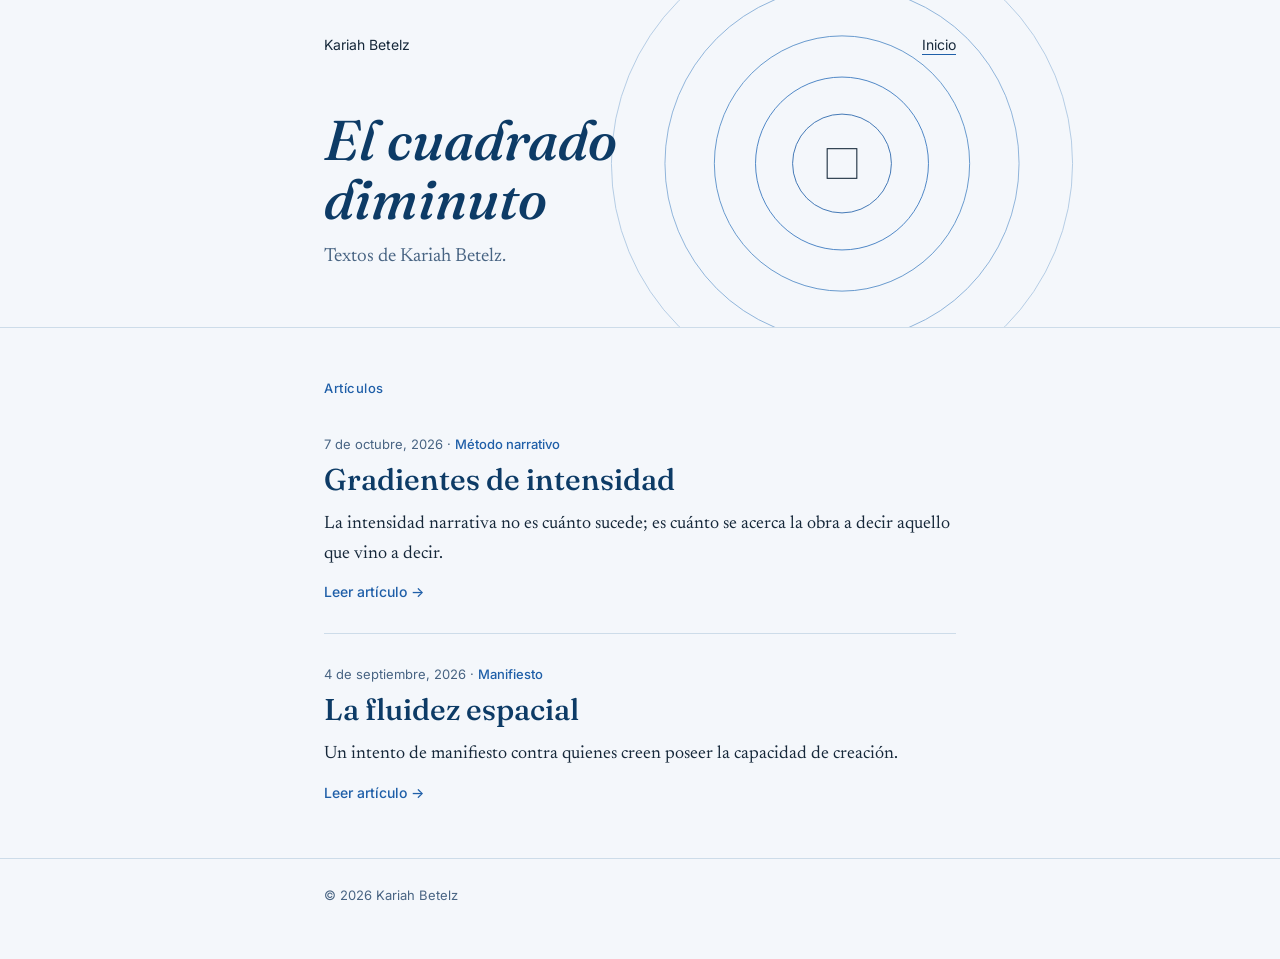
<file: index.html>
<!DOCTYPE html>
<html lang="es">
<head>
<meta charset="UTF-8">
<meta name="viewport" content="width=device-width, initial-scale=1.0">
<title>El cuadrado diminuto — Kariah Betelz</title>
<meta name="description" content="Textos de Kariah Betelz: manifiestos y método narrativo.">
<link rel="preconnect" href="https://fonts.googleapis.com">
<link rel="preconnect" href="https://fonts.gstatic.com" crossorigin>
<link href="https://fonts.googleapis.com/css2?family=Fraunces:ital,opsz,wght@0,9..144,500;0,9..144,600;1,9..144,500&family=Newsreader:ital,opsz,wght@0,6..72,400;0,6..72,700;1,6..72,400&family=Inter:wght@400;500&display=swap" rel="stylesheet">
<link rel="stylesheet" href="assets/style.css">
</head>
<body>
<a class="skip" href="#contenido">Saltar al contenido</a>

<header class="masthead">
  <div class="wrap">
    <div class="topbar"><span>Kariah Betelz</span><a href="index.html">Inicio</a></div>
    <h1 class="site-title">El cuadrado diminuto</h1>
    <p class="tagline">Textos de Kariah Betelz.</p>
  </div>
</header>

<main id="contenido" class="wrap">
  <h2 class="list-title">Artículos</h2>
  <ul class="entries">

    <!-- NUEVOS ARTÍCULOS: pega aquí arriba una nueva <li class="entry"> (la más reciente primero) -->

    <li class="entry">
      <p class="entry-meta"><time datetime="2026-10-07">7 de octubre, 2026</time> · <span class="tag">Método narrativo</span></p>
      <h2><a href="posts/gradientes-de-intensidad.html">Gradientes de intensidad</a></h2>
      <p class="excerpt">La intensidad narrativa no es cuánto sucede; es cuánto se acerca la obra a decir aquello que vino a decir.</p>
      <a class="more" href="posts/gradientes-de-intensidad.html">Leer artículo →</a>
    </li>

    <li class="entry">
      <p class="entry-meta"><time datetime="2026-09-04">4 de septiembre, 2026</time> · <span class="tag">Manifiesto</span></p>
      <h2><a href="posts/la-fluidez-espacial.html">La fluidez espacial</a></h2>
      <p class="excerpt">Un intento de manifiesto contra quienes creen poseer la capacidad de creación.</p>
      <a class="more" href="posts/la-fluidez-espacial.html">Leer artículo →</a>
    </li>

  </ul>
</main>

<footer><div class="wrap">© 2026 Kariah Betelz</div></footer>
</body>
</html>
</file>
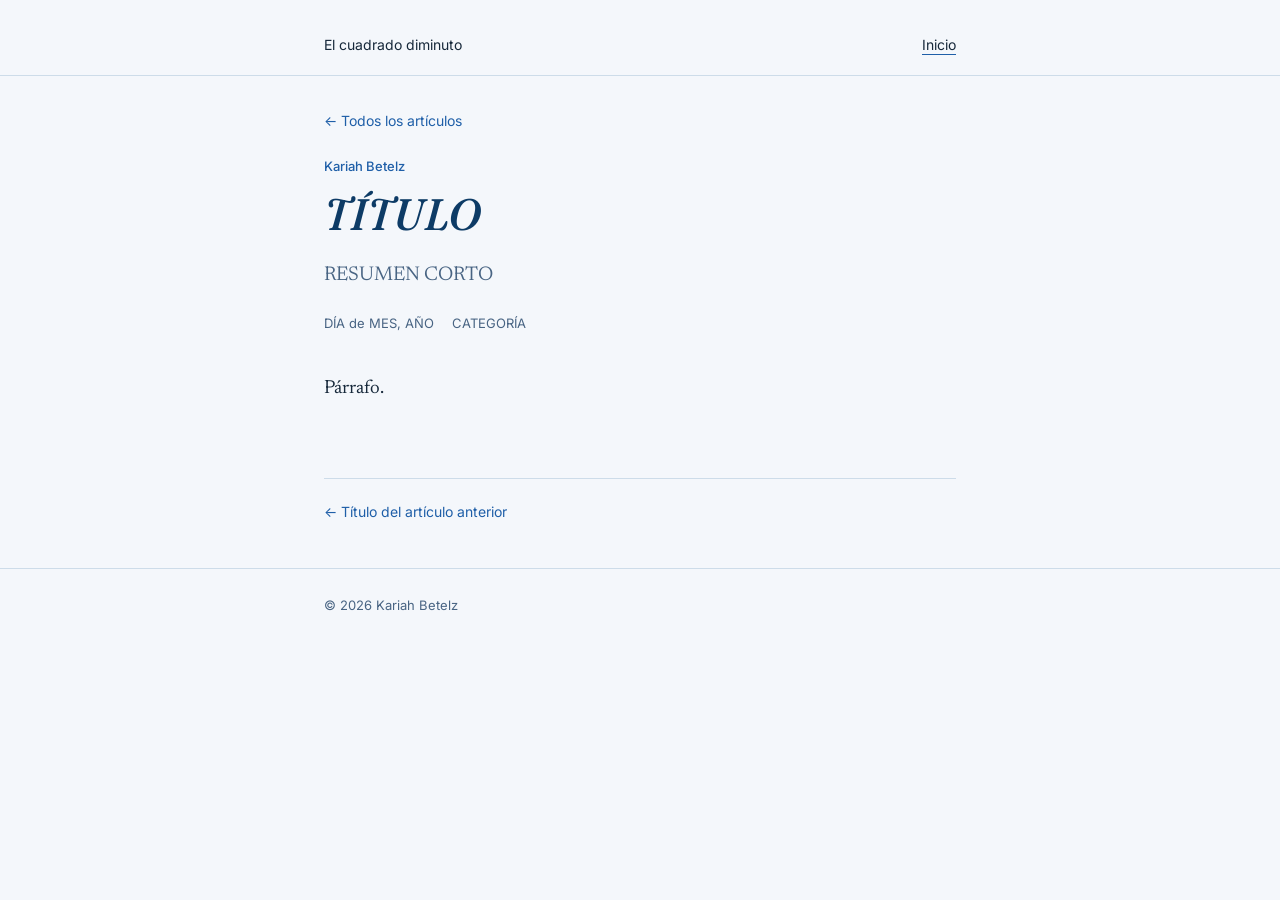
<file: posts/_plantilla.html>
<!DOCTYPE html>
<html lang="es">
<head>
<meta charset="UTF-8">
<meta name="viewport" content="width=device-width, initial-scale=1.0">
<title>TÍTULO — El cuadrado diminuto</title>
<meta name="description" content="RESUMEN CORTO">
<link rel="preconnect" href="https://fonts.googleapis.com">
<link rel="preconnect" href="https://fonts.gstatic.com" crossorigin>
<link href="https://fonts.googleapis.com/css2?family=Fraunces:ital,opsz,wght@0,9..144,500;0,9..144,600;1,9..144,500&family=Newsreader:ital,opsz,wght@0,6..72,400;0,6..72,700;1,6..72,400&family=Inter:wght@400;500&display=swap" rel="stylesheet">
<link rel="stylesheet" href="../assets/style.css">
</head>
<body>
<a class="skip" href="#contenido">Saltar al contenido</a>

<header class="masthead small">
  <div class="wrap"><div class="topbar"><span>El cuadrado diminuto</span><a href="../index.html">Inicio</a></div></div>
</header>

<main id="contenido" class="wrap">
  <a class="back" href="../index.html">← Todos los artículos</a>
  <article>
    <header class="post-head">
      <p class="byline">Kariah Betelz</p>
      <h1 class="post-title">TÍTULO</h1>
      <p class="dek">RESUMEN CORTO</p>
      <div class="meta-row"><time datetime="AAAA-MM-DD">DÍA de MES, AÑO</time><span>CATEGORÍA</span></div>
    </header>

    <div class="post-body">
      <p class="verse">Párrafo.</p>
      <!-- Cita destacada: <blockquote><p>Frase.</p></blockquote> -->
      <!-- Imagen: <figure><div class="frame"><img src="../assets/archivo.png" alt="DESCRIPCIÓN"></div><figcaption>Pie</figcaption></figure> -->
    </div>
  </article>

  <nav class="pager" aria-label="Más artículos">
    <a href="ARTICULO-ANTERIOR.html">← Título del artículo anterior</a>
  </nav>
</main>

<footer><div class="wrap">© 2026 Kariah Betelz</div></footer>
</body>
</html>
</file>
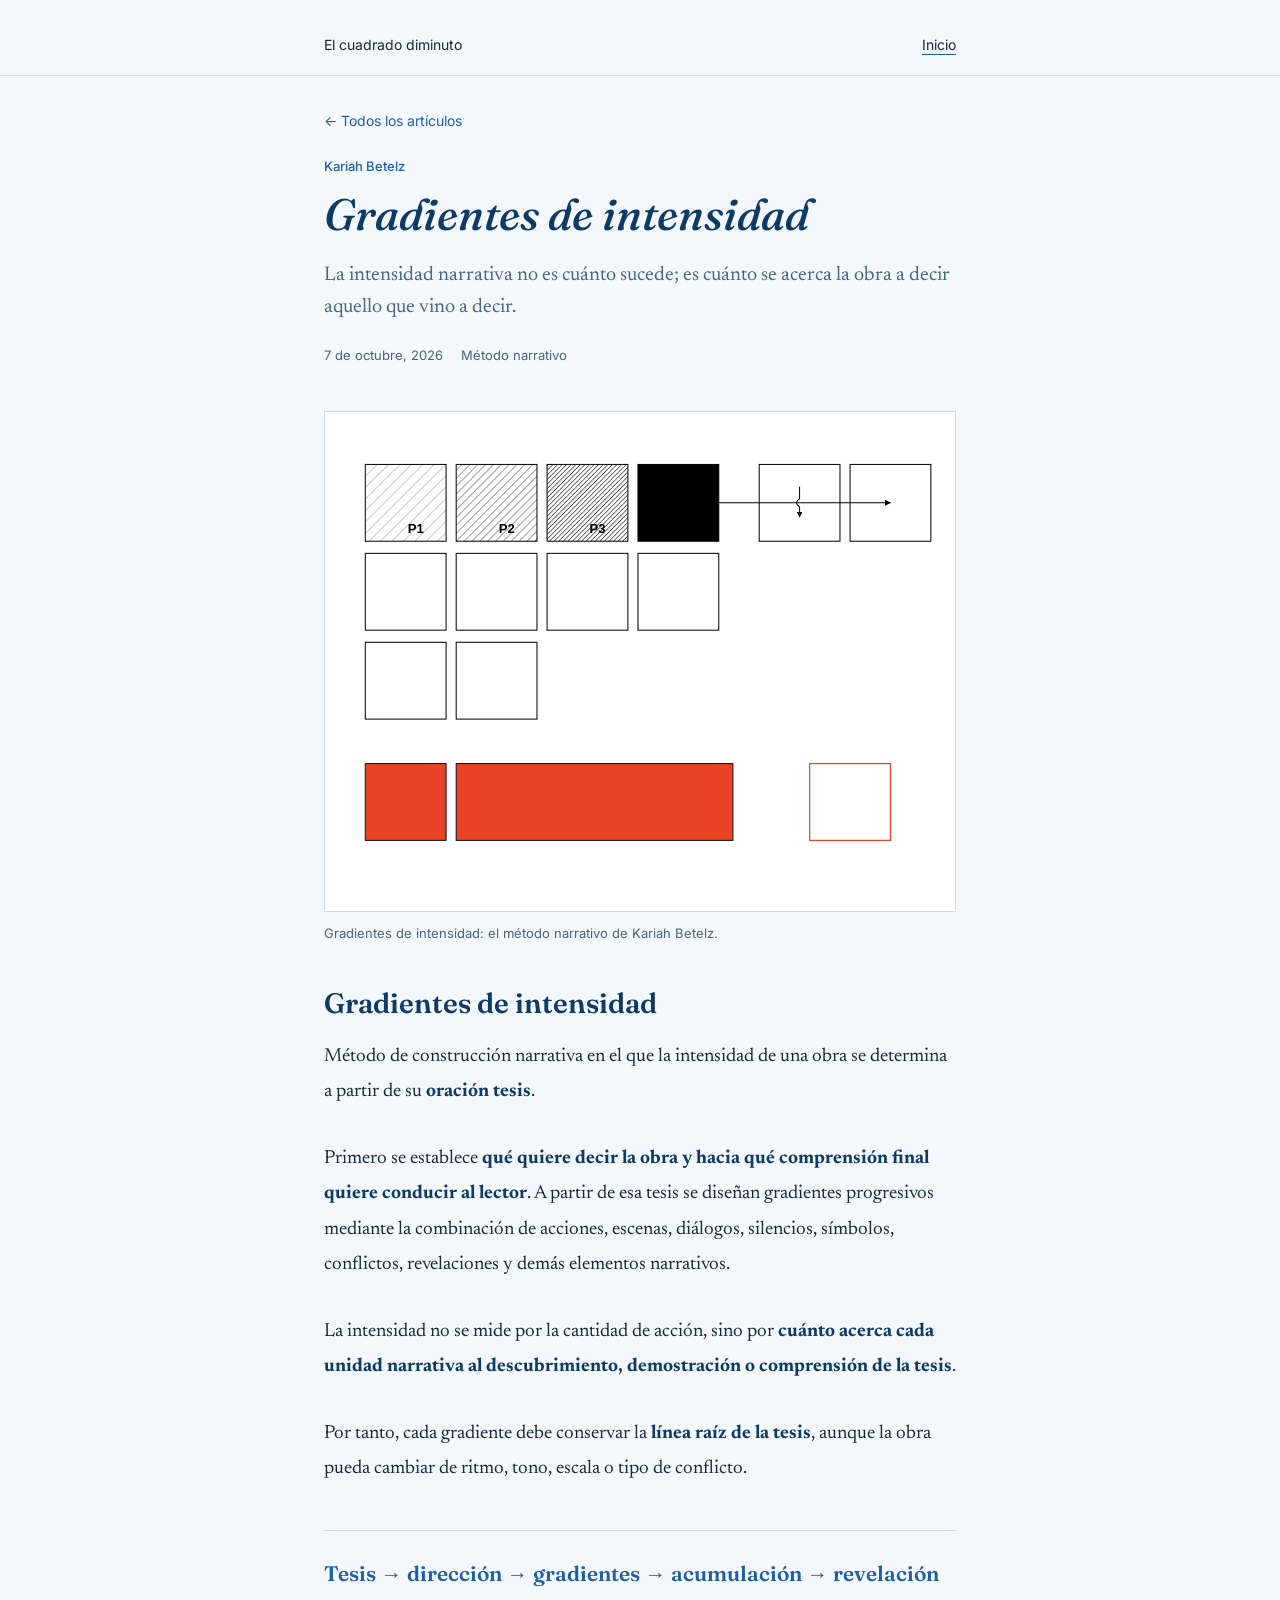
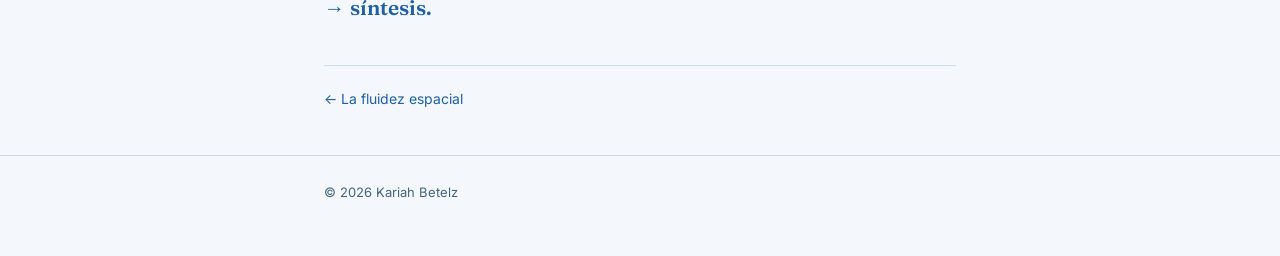
<file: posts/gradientes-de-intensidad.html>
<!DOCTYPE html>
<html lang="es">
<head>
<meta charset="UTF-8">
<meta name="viewport" content="width=device-width, initial-scale=1.0">
<title>Gradientes de intensidad — El cuadrado diminuto</title>
<meta name="description" content="La intensidad narrativa no es cuánto sucede; es cuánto se acerca la obra a decir aquello que vino a decir.">
<link rel="preconnect" href="https://fonts.googleapis.com">
<link rel="preconnect" href="https://fonts.gstatic.com" crossorigin>
<link href="https://fonts.googleapis.com/css2?family=Fraunces:ital,opsz,wght@0,9..144,500;0,9..144,600;1,9..144,500&family=Newsreader:ital,opsz,wght@0,6..72,400;0,6..72,700;1,6..72,400&family=Inter:wght@400;500&display=swap" rel="stylesheet">
<link rel="stylesheet" href="../assets/style.css">
</head>
<body>
<a class="skip" href="#contenido">Saltar al contenido</a>

<header class="masthead small">
  <div class="wrap"><div class="topbar"><span>El cuadrado diminuto</span><a href="../index.html">Inicio</a></div></div>
</header>

<main id="contenido" class="wrap">
  <a class="back" href="../index.html">← Todos los artículos</a>
  <article>
    <header class="post-head">
      <p class="byline">Kariah Betelz</p>
      <h1 class="post-title">Gradientes de intensidad</h1>
      <p class="dek">La intensidad narrativa no es cuánto sucede; es cuánto se acerca la obra a decir aquello que vino a decir.</p>
      <div class="meta-row"><time datetime="2026-10-07">7 de octubre, 2026</time><span>Método narrativo</span></div>
    </header>

    <div class="post-body">
      <figure>
        <div class="frame">
          <img src="../assets/gradientes-de-intensidad.svg" width="600" height="470"
               alt="Diagrama de cuadros. En la fila superior, tres cuadros con rayado cada vez más denso, rotulados P1, P2 y P3, seguidos de un cuadro sólido negro desde el cual sale una línea con flecha que atraviesa dos cuadros vacíos. Debajo, seis cuadros vacíos en dos filas. Al fondo, un bloque rojo pequeño, uno rojo largo y un cuadro vacío con borde rojo.">
        </div>
        <figcaption>Gradientes de intensidad: el método narrativo de Kariah Betelz.</figcaption>
      </figure>

      <h2 class="sub">Gradientes de intensidad</h2>

      <p class="verse">Método de construcción narrativa en el que la intensidad de una obra se determina a partir de su <strong>oración tesis</strong>.</p>
      <p class="verse">Primero se establece <strong>qué quiere decir la obra y hacia qué comprensión final quiere conducir al lector</strong>. A partir de esa tesis se diseñan gradientes progresivos mediante la combinación de acciones, escenas, diálogos, silencios, símbolos, conflictos, revelaciones y demás elementos narrativos.</p>
      <p class="verse">La intensidad no se mide por la cantidad de acción, sino por <strong>cuánto acerca cada unidad narrativa al descubrimiento, demostración o comprensión de la tesis</strong>.</p>
      <p class="verse">Por tanto, cada gradiente debe conservar la <strong>línea raíz de la tesis</strong>, aunque la obra pueda cambiar de ritmo, tono, escala o tipo de conflicto.</p>
      <p class="flow">Tesis → dirección → gradientes → acumulación → revelación → síntesis.</p>
    </div>
  </article>

  <nav class="pager" aria-label="Más artículos">
    <a href="la-fluidez-espacial.html">← La fluidez espacial</a>
  </nav>
</main>

<footer><div class="wrap">© 2026 Kariah Betelz</div></footer>
</body>
</html>
</file>
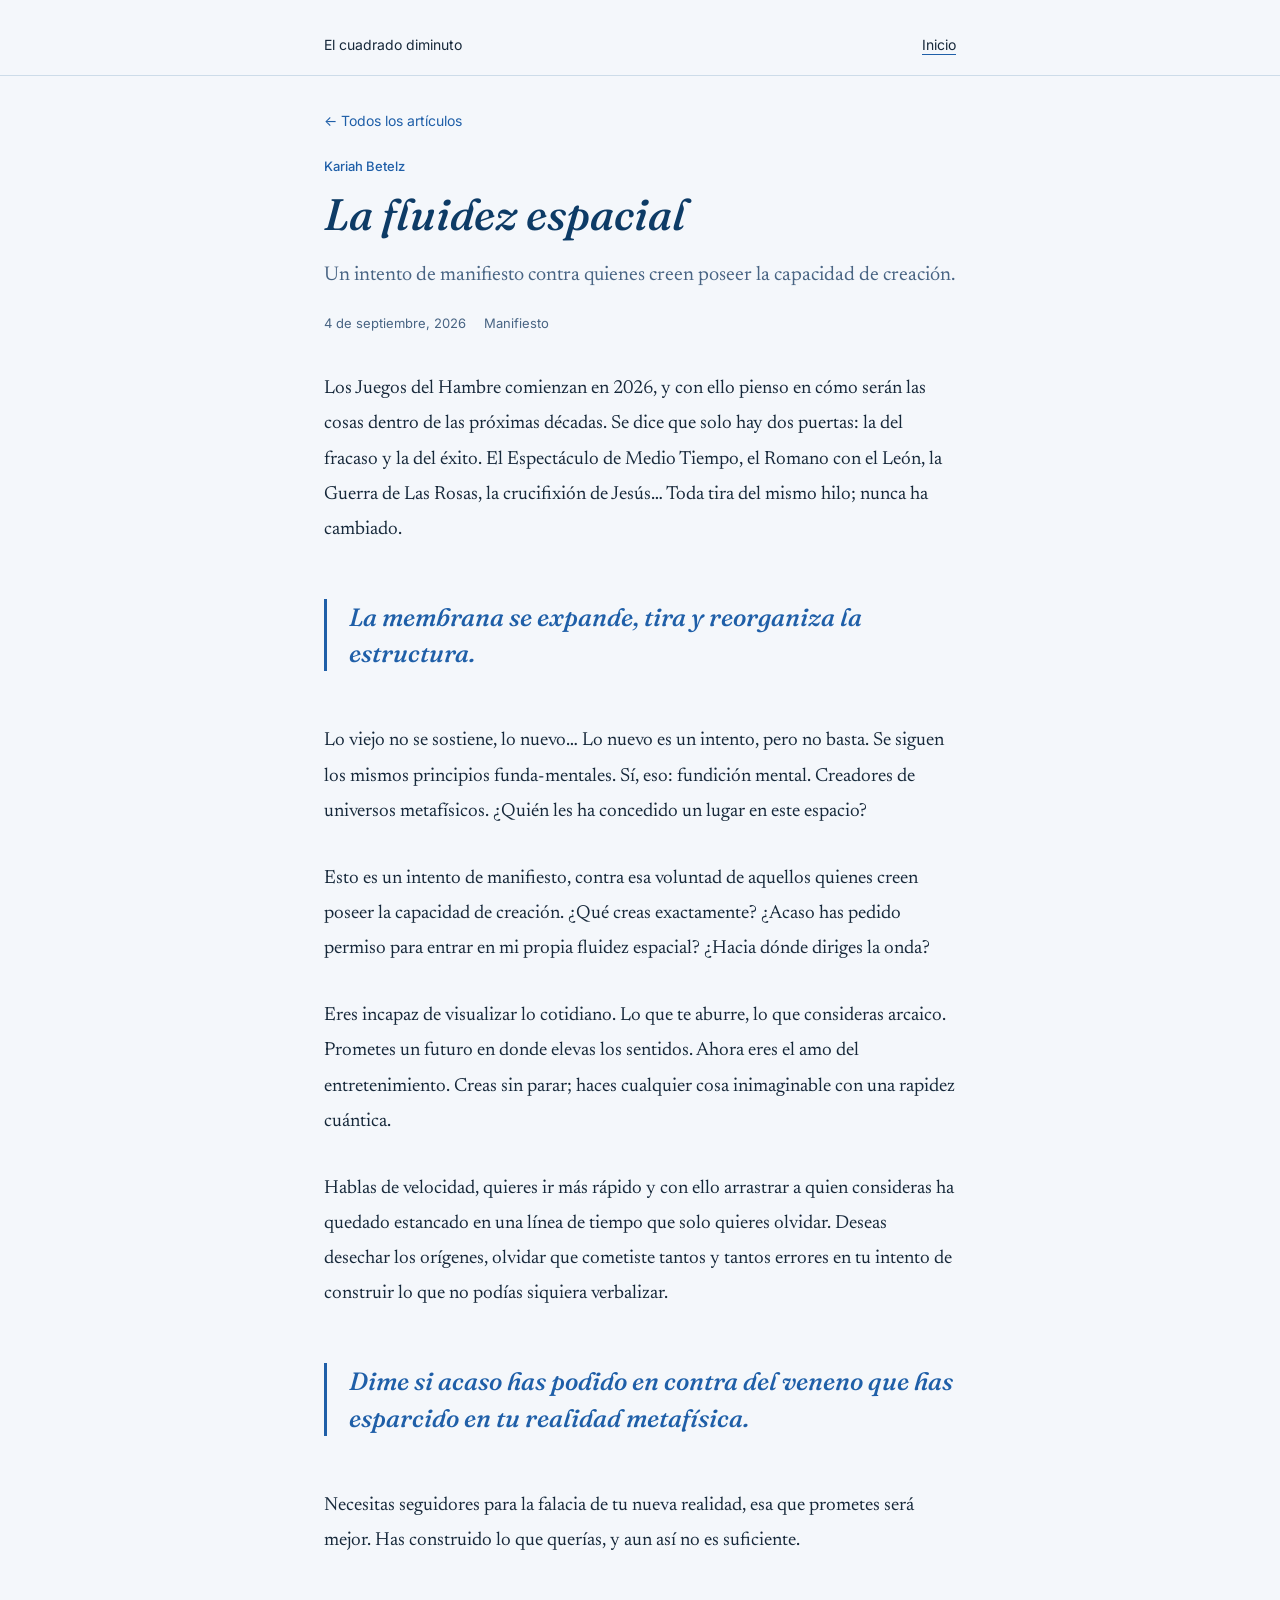
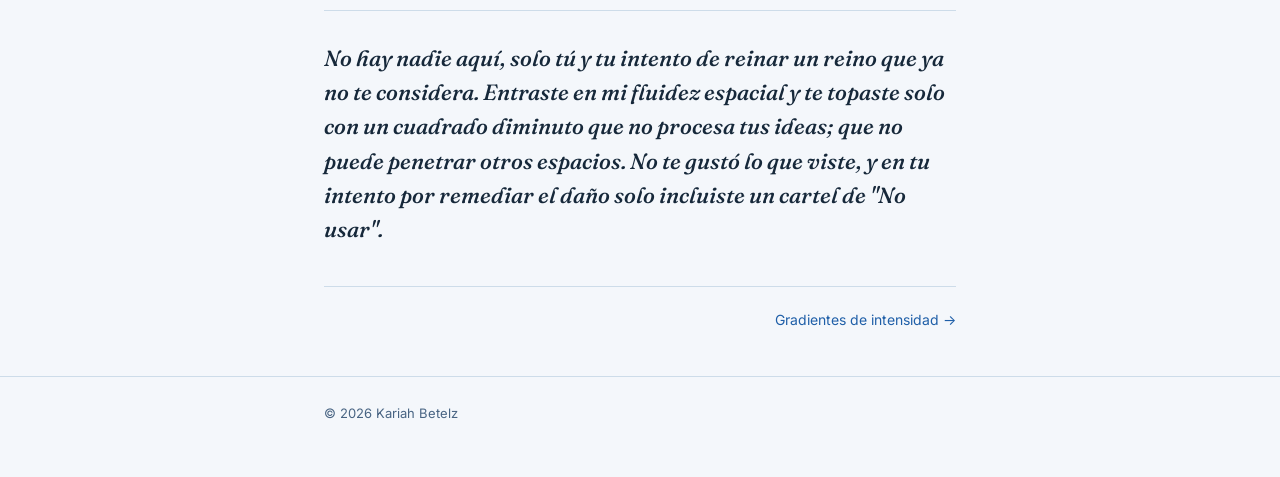
<file: posts/la-fluidez-espacial.html>
<!DOCTYPE html>
<html lang="es">
<head>
<meta charset="UTF-8">
<meta name="viewport" content="width=device-width, initial-scale=1.0">
<title>La fluidez espacial — El cuadrado diminuto</title>
<meta name="description" content="Un intento de manifiesto contra quienes creen poseer la capacidad de creación.">
<link rel="preconnect" href="https://fonts.googleapis.com">
<link rel="preconnect" href="https://fonts.gstatic.com" crossorigin>
<link href="https://fonts.googleapis.com/css2?family=Fraunces:ital,opsz,wght@0,9..144,500;0,9..144,600;1,9..144,500&family=Newsreader:ital,opsz,wght@0,6..72,400;0,6..72,700;1,6..72,400&family=Inter:wght@400;500&display=swap" rel="stylesheet">
<link rel="stylesheet" href="../assets/style.css">
</head>
<body>
<a class="skip" href="#contenido">Saltar al contenido</a>

<header class="masthead small">
  <div class="wrap"><div class="topbar"><span>El cuadrado diminuto</span><a href="../index.html">Inicio</a></div></div>
</header>

<main id="contenido" class="wrap">
  <a class="back" href="../index.html">← Todos los artículos</a>
  <article>
    <header class="post-head">
      <p class="byline">Kariah Betelz</p>
      <h1 class="post-title">La fluidez espacial</h1>
      <p class="dek">Un intento de manifiesto contra quienes creen poseer la capacidad de creación.</p>
      <div class="meta-row"><time datetime="2026-09-04">4 de septiembre, 2026</time><span>Manifiesto</span></div>
    </header>

    <div class="post-body">
      <p class="verse">Los Juegos del Hambre comienzan en 2026, y con ello pienso en cómo serán las cosas dentro de las próximas décadas. Se dice que solo hay dos puertas: la del fracaso y la del éxito. El Espectáculo de Medio Tiempo, el Romano con el León, la Guerra de Las Rosas, la crucifixión de Jesús… Toda tira del mismo hilo; nunca ha cambiado.</p>

      <blockquote><p>La membrana se expande, tira y reorganiza la estructura.</p></blockquote>

      <p class="verse">Lo viejo no se sostiene, lo nuevo… Lo nuevo es un intento, pero no basta. Se siguen los mismos principios funda-mentales. Sí, eso: fundición mental. Creadores de universos metafísicos. ¿Quién les ha concedido un lugar en este espacio?</p>
      <p class="verse">Esto es un intento de manifiesto, contra esa voluntad de aquellos quienes creen poseer la capacidad de creación. ¿Qué creas exactamente? ¿Acaso has pedido permiso para entrar en mi propia fluidez espacial? ¿Hacia dónde diriges la onda?</p>
      <p class="verse">Eres incapaz de visualizar lo cotidiano. Lo que te aburre, lo que consideras arcaico. Prometes un futuro en donde elevas los sentidos. Ahora eres el amo del entretenimiento. Creas sin parar; haces cualquier cosa inimaginable con una rapidez cuántica.</p>
      <p class="verse">Hablas de velocidad, quieres ir más rápido y con ello arrastrar a quien consideras ha quedado estancado en una línea de tiempo que solo quieres olvidar. Deseas desechar los orígenes, olvidar que cometiste tantos y tantos errores en tu intento de construir lo que no podías siquiera verbalizar.</p>

      <blockquote><p>Dime si acaso has podido en contra del veneno que has esparcido en tu realidad metafísica.</p></blockquote>

      <p class="verse">Necesitas seguidores para la falacia de tu nueva realidad, esa que prometes será mejor. Has construido lo que querías, y aun así no es suficiente.</p>
      <p class="close-line">No hay nadie aquí, solo tú y tu intento de reinar un reino que ya no te considera. Entraste en mi fluidez espacial y te topaste solo con un cuadrado diminuto que no procesa tus ideas; que no puede penetrar otros espacios. No te gustó lo que viste, y en tu intento por remediar el daño solo incluiste un cartel de "No usar".</p>
    </div>
  </article>

  <nav class="pager" aria-label="Más artículos">
    <a class="next" href="gradientes-de-intensidad.html">Gradientes de intensidad →</a>
  </nav>
</main>

<footer><div class="wrap">© 2026 Kariah Betelz</div></footer>
</body>
</html>
</file>
<file: assets/style.css>
:root{
  --bg:#f4f7fb; --bg-2:#eaf1f8; --line:#cddce9;
  --ink:#16283a; --ink-dim:#486483;
  --blue:#1f5fa8; --navy:#0d3b66;
  --display:'Fraunces',Georgia,serif;
  --body:'Newsreader',Georgia,serif;
  --sans:'Inter',system-ui,sans-serif;
}
*{box-sizing:border-box}
html,body{margin:0;padding:0}
body{background:var(--bg);color:var(--ink);font-family:var(--body)}
a{color:var(--blue)}
a:focus-visible{outline:3px solid var(--navy);outline-offset:3px;border-radius:2px}
.skip{position:absolute;left:-9999px;top:8px;background:var(--navy);color:#fff;padding:10px 14px;font:14px var(--sans);z-index:10}
.skip:focus{left:8px}
.wrap{max-width:680px;margin:0 auto;padding:0 24px}

/* Masthead */
.masthead{position:relative;overflow:hidden;border-bottom:1px solid var(--line);
  background:url(rings.svg) no-repeat 78% 50%/560px auto}
.masthead .wrap{padding-top:36px;padding-bottom:56px;position:relative}
.topbar{display:flex;justify-content:space-between;align-items:baseline;font:14px var(--sans);margin-bottom:56px}
.topbar a{color:var(--ink);text-decoration:none;border-bottom:1px solid var(--blue);padding-bottom:1px}
.topbar a:hover{color:var(--navy);border-color:var(--navy)}
.site-title{font:italic 500 56px/1.05 var(--display);color:var(--navy);margin:0 0 14px;max-width:9ch}
.tagline{font-size:19px;line-height:1.5;color:var(--ink-dim);margin:0;max-width:34ch}
.masthead.small .wrap{padding-bottom:20px}
.masthead.small .topbar{margin-bottom:0}
.masthead.small{background:none}

/* Lista de artículos */
.list-title{font:500 13px var(--sans);letter-spacing:.04em;color:var(--blue);margin:52px 0 8px}
.entries{list-style:none;margin:0;padding:0}
.entry{padding:32px 0;border-bottom:1px solid var(--line)}
.entry:last-child{border-bottom:0}
.entry-meta{font:13px var(--sans);color:var(--ink-dim);margin:0 0 10px}
.entry-meta .tag{color:var(--blue);font-weight:500}
.entry h2{font:500 30px/1.2 var(--display);margin:0 0 12px}
.entry h2 a{color:var(--navy);text-decoration:none;background:linear-gradient(var(--blue),var(--blue)) 0 100%/0 2px no-repeat;transition:background-size .2s}
.entry h2 a:hover,.entry h2 a:focus-visible{background-size:100% 2px}
.entry p.excerpt{font-size:18px;line-height:1.65;color:var(--ink);margin:0 0 14px}
.more{font:500 14px var(--sans);text-decoration:none;color:var(--blue)}
.more:hover{color:var(--navy);text-decoration:underline}

/* Artículo */
.back{display:inline-block;font:14px var(--sans);margin:36px 0 0;text-decoration:none}
.back:hover{text-decoration:underline}
.post-head{padding:28px 0 12px}
.byline{font:13px var(--sans);color:var(--blue);margin:0 0 16px;font-weight:500}
h1.post-title{font:italic 500 44px/1.12 var(--display);color:var(--navy);margin:0 0 20px}
.dek{font-size:20px;line-height:1.6;color:var(--ink-dim);margin:0}
.meta-row{font:13px var(--sans);color:var(--ink-dim);margin-top:24px;display:flex;gap:18px}
.post-body{padding:28px 0 40px}
p.verse{font-size:19px;line-height:1.85;margin:0 0 32px}
p.verse strong{font-weight:700;color:var(--navy)}
blockquote{margin:52px 0;padding:0 0 0 22px;border-left:3px solid var(--blue)}
blockquote p{font:italic 500 25px/1.45 var(--display);color:var(--blue);margin:0}
.close-line{font:italic 500 22px/1.55 var(--display);margin:52px 0 0;padding-top:30px;border-top:1px solid var(--line)}
h2.sub{font:600 28px/1.2 var(--display);color:var(--navy);margin:44px 0 18px}
figure{margin:8px 0 40px}
figure .frame{background:#fff;border:1px solid var(--line);padding:12px}
figure img{display:block;width:100%;height:auto}
figcaption{font:13px/1.5 var(--sans);color:var(--ink-dim);margin-top:12px}
.flow{font:600 21px/1.6 var(--display);color:var(--blue);margin:44px 0 0;padding-top:26px;border-top:1px solid var(--line)}
.pager{display:flex;justify-content:space-between;gap:16px;border-top:1px solid var(--line);padding:24px 0;font:14px var(--sans)}
.pager a{text-decoration:none;max-width:48%}
.pager a:hover{text-decoration:underline}
.pager .next{text-align:right;margin-left:auto}

footer{border-top:1px solid var(--line);margin-top:24px}
footer .wrap{padding-top:28px;padding-bottom:56px;font:13px var(--sans);color:var(--ink-dim)}

@media(max-width:520px){
  .masthead{background-position:100% 60%;background-size:380px auto}
  .site-title{font-size:42px}
  .tagline{font-size:17px}
  .entry h2{font-size:25px}
  .entry p.excerpt,p.verse{font-size:17px}
  h1.post-title{font-size:34px}
  .dek{font-size:17px}
  blockquote p{font-size:21px}
  .flow{font-size:18px}
}
</file>
